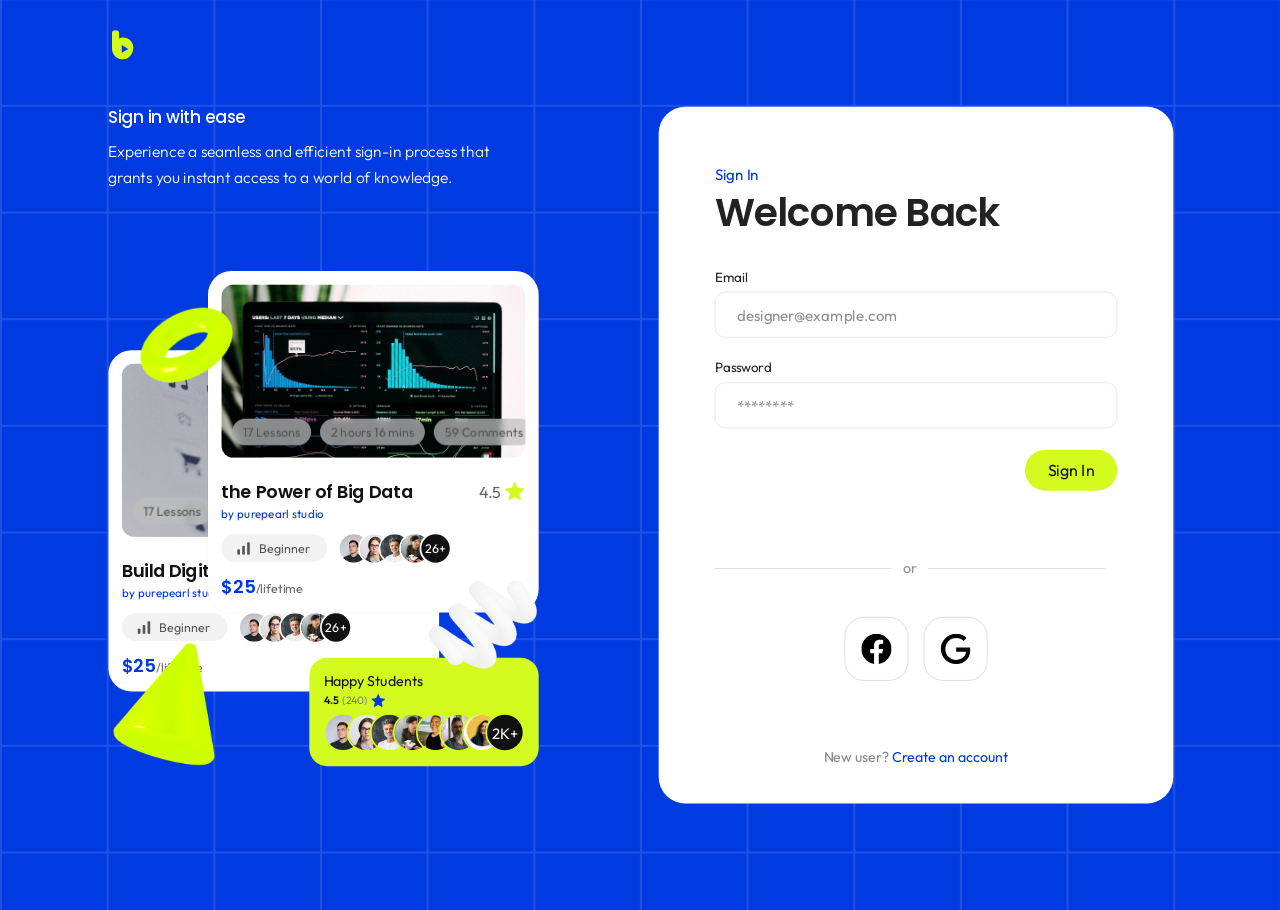
<file: signin.html>
<!DOCTYPE html>
<html lang="en"><head>
<meta charset="UTF-8"><meta name="viewport" content="width=device-width,initial-scale=1">
<title>Welcome Back | ByteSpace</title>
<link rel="preconnect" href="https://fonts.googleapis.com"><link rel="preconnect" href="https://fonts.gstatic.com" crossorigin>
<link href="https://fonts.googleapis.com/css2?family=Outfit:wght@300;400;500;600;700;800&family=Poppins:wght@500;600;700&display=swap" rel="stylesheet">
<style>
*{box-sizing:border-box}
html,body{margin:0}
body{background:#003BE2;font-family:'Outfit',sans-serif;-webkit-font-smoothing:antialiased}
.auth-page{--s:1;--ox:calc(50vw - 720px);min-height:100vh;background-color:#003BE2;
 background-image:linear-gradient(90deg,#1F53E6 2px,transparent 2px),linear-gradient(#1F53E6 2px,transparent 2px);
 background-size:calc(120px*var(--s)) calc(120px*var(--s));
 background-position:var(--ox) calc(-2px*var(--s));
 color:#fff;overflow:hidden;position:relative}
.auth-wrap{position:relative;width:calc(1440px*var(--s));height:calc(1024px*var(--s));margin:0 auto}
.auth-stage{position:absolute;left:0;top:0;width:1440px;height:1024px;transform:scale(var(--s));transform-origin:0 0}

/* logo + copy */
.auth-brand{position:absolute;left:122px;top:34px;display:block;width:30px;height:33px;line-height:0}
.auth-brand svg{width:30px;height:33px;display:block}
.auth-copy{position:absolute;left:122px;top:114px;width:480px}
.auth-copy h1{font-family:'Poppins','Outfit',sans-serif;font-size:19px;line-height:36px;font-weight:500;margin:0 0 6px;color:#fff;letter-spacing:-.2px}
.auth-copy p{font-size:17.5px;line-height:29px;font-weight:300;color:#fff;margin:0;max-width:470px}

/* visual */
.auth-visual-wrap{position:absolute;left:122px;top:305px;width:495px;height:557px}
.auth-visual{position:relative;width:495px;height:557px}
.auth-card{position:absolute;width:372px;height:384px;background:#fff;border-radius:26px;padding:15px;color:#111;overflow:hidden}
.auth-card.back{left:0;top:89px;z-index:1}
.auth-card.front{left:112px;top:0;z-index:2;box-shadow:0 0 0 1px rgba(0,0,0,.04)}
.auth-card .thumb{position:relative;width:100%;height:195px;border-radius:14px;overflow:hidden;background:#ddd}
.auth-card .thumb>img{width:100%;height:100%;object-fit:cover;display:block}
.auth-card .chips{position:absolute;left:12px;bottom:14px;display:flex;gap:10px}
.auth-card .chips span{height:30px;padding:0 12px;border-radius:999px;background:rgba(190,190,192,.72);backdrop-filter:blur(4px);-webkit-backdrop-filter:blur(4px);color:#555;font-size:14px;line-height:30px;white-space:nowrap}
.auth-card .row{display:flex;align-items:center;justify-content:space-between;margin-top:22px;height:32px}
.auth-card h3{font-family:'Poppins','Outfit',sans-serif;font-size:20px;font-weight:600;margin:0;line-height:32px;color:#111;white-space:nowrap;letter-spacing:-.3px}
.auth-card .rate{display:flex;align-items:center;gap:3px;font-size:18px;color:#666;font-weight:400}
.auth-card .rate svg{width:24px;height:24px}
.auth-card .by{font-size:13px;line-height:20px;color:#0038E0;margin-top:-1px}
.auth-card .meta{display:flex;align-items:center;gap:12px;margin-top:13px;height:31px}
.auth-card .level{display:flex;align-items:center;gap:9px;height:31px;padding:0 19px 0 17px;border-radius:999px;background:#f2f2f2;font-size:14px;color:#555}
.auth-card .level svg{width:16px;height:16px}
.auth-avatars{display:flex;align-items:center}
.auth-avatars img,.auth-avatars b{width:36px;height:36px;border-radius:50%;border:2px solid #fff;object-fit:cover;margin-left:-13px;flex:none;background:#ddd}
.auth-avatars>:first-child{margin-left:0}
.auth-avatars b{background:#111;color:#fff;font-weight:400;font-size:14px;display:grid;place-items:center}
.auth-card .price{font-family:'Poppins','Outfit',sans-serif;font-size:20px;line-height:36px;font-weight:600;color:#0038E0;margin-top:10px}
.auth-card .price span{font-family:'Outfit',sans-serif;font-size:14px;font-weight:400;color:#666;margin-left:1px}

.auth-happy{position:absolute;left:226px;top:435px;width:258px;height:122px;background:#D4FB20;border-radius:20px;padding:14px 16px;z-index:3;color:#111}
.auth-happy h4{margin:0;font-size:16px;line-height:24px;font-weight:400}
.auth-happy .sub{display:flex;align-items:center;gap:3px;font-size:12px;line-height:18px;margin-top:1px}
.auth-happy .sub b{font-weight:600}
.auth-happy .sub i{font-style:normal;color:#777}
.auth-happy .sub svg{width:17px;height:17px}
.auth-happy .auth-avatars{margin-top:5px}
.auth-happy .auth-avatars img,.auth-happy .auth-avatars b{width:44px;height:44px;margin-left:-18px;border-color:#D4FB20}
.auth-happy .auth-avatars>:first-child{margin-left:0}
.auth-happy .auth-avatars b{font-size:17px}
.auth-shape{position:absolute;pointer-events:none;z-index:5;max-width:none}
.auth-shape.torus{width:150px;left:12px;top:8px;transform:rotate(-48deg);filter:saturate(1.3) brightness(1.1) contrast(1.05)}
.auth-shape.spring{width:165px;left:338px;top:314px;transform:rotate(65deg)}
.auth-shape.cone{width:170px;left:-21px;top:403px;filter:saturate(1.3) brightness(1.1) contrast(1.05)}

/* form */
.auth-form{position:absolute;left:741px;top:120px;width:579px;height:784px;background:#fff;border-radius:30px;padding:64px 63px 0;color:#222}
.auth-kicker{font-size:17px;line-height:24px;color:#0038E0;margin:0;font-weight:400}
.auth-form h2{font-family:'Poppins','Outfit',sans-serif;font-size:44px;line-height:50px;font-weight:600;margin:6px 0 0;color:#222;letter-spacing:-.8px}
.auth-field{display:block;font-size:15px;line-height:20px;color:#222;margin-top:24px;font-weight:400}
.auth-field.first{margin-top:38px}
.auth-field input{display:block;width:100%;height:52px;margin-top:6px;border:1px solid #E5E6E8;border-radius:12px;background:#fff;padding:0 24px;font:400 17px 'Outfit',sans-serif;color:#222;outline:none;transition:border-color .15s,box-shadow .15s}
.auth-field input::placeholder{color:#8f9094;opacity:1}
.auth-field input:focus{border-color:#003BE2;box-shadow:0 0 0 3px rgba(0,59,226,.12)}
.auth-actions{display:flex;justify-content:flex-end;margin-top:24px}
.auth-submit{height:46px;padding:0 24px;min-width:104px;border:0;border-radius:999px;background:#D4FB20;color:#111;font:400 18px 'Outfit',sans-serif;cursor:pointer;transition:filter .15s}
.auth-submit:hover{filter:brightness(.95)}
.auth-or{display:flex;align-items:center;justify-content:space-between;margin:77px 14px 0 0;height:20px;color:#8f9094;font-size:16px}
.auth-or:before,.auth-or:after{content:"";height:1px;background:#d9d9db;width:199px}
.auth-social{display:flex;justify-content:center;gap:17px;margin-top:45px;padding-right:0}
.auth-social button{width:72px;height:72px;border:1px solid #d9d9db;background:#fff;border-radius:22px;cursor:pointer;display:grid;place-items:center;padding:0;transition:background .15s}
.auth-social button:hover{background:#f6f6f7}
.auth-social svg{width:34px;height:34px;fill:#000}
.auth-bottom{position:absolute;left:0;right:0;bottom:41px;margin:0;text-align:center;color:#85868a;font-size:16px;line-height:24px}
.auth-form.is-signup .auth-bottom{bottom:52px}
.auth-bottom a{color:#0038E0;text-decoration:none}
.auth-bottom a:hover{text-decoration:underline}

/* mobile / tablet: stacked layout */
@media(max-width:1000px){
 .auth-page{background-size:60px 60px;background-position:0 -1px;padding:0 0 32px}
 .auth-wrap{width:100%;height:auto;margin:0}
 .auth-stage{position:relative;width:100%;height:auto;transform:none;display:flex;flex-direction:column;align-items:center;padding:24px 20px 0}
 .auth-brand{position:static;align-self:flex-start;margin-bottom:26px}
 .auth-copy{position:static;width:100%;max-width:560px}
 .auth-copy p{font-size:17px;line-height:26px}
 .auth-visual-wrap{position:relative;left:auto;top:auto;width:calc(495px*var(--vs,.7));height:calc(557px*var(--vs,.7));margin:26px auto 28px}
 .auth-visual{transform:scale(var(--vs,.7));transform-origin:0 0}
 .auth-form{position:relative;left:auto;top:auto;width:100%;max-width:579px;height:auto;min-height:0;padding:44px 28px 36px;border-radius:26px}
 .auth-form h2{font-size:38px;line-height:44px}
 .auth-bottom,.auth-form.is-signup .auth-bottom{position:static;margin-top:44px}
 .auth-or{margin:48px 0 0}
 .auth-or:before,.auth-or:after{width:auto;flex:1}
 .auth-or span{margin:0 16px}
 .auth-social{margin-top:32px}
}
@media(max-width:480px){
 .auth-copy{display:none}
 .auth-visual-wrap{margin-top:0}
 .auth-form{padding:34px 22px 30px}
 .auth-form h2{font-size:34px;line-height:40px}
 .auth-field input{height:48px}
 .auth-submit{font-size:18px}
}
</style>
</head><body>
<main class="auth-page" id="authPage">
<div class="auth-wrap"><div class="auth-stage">
  <a class="auth-brand" href="index.html" aria-label="ByteSpace home"><svg viewBox="0 0 30 33" aria-hidden="true"><path d="M2 3.2C2 1.4 3.4 0 5.2 0h1.6C8.6 0 10 1.4 10 3.2V9.2A11.6 11.6 0 0 1 14.6 8.3c6.4 0 11.4 5.1 11.4 11.4S21 33 14.6 33C7.8 33 2 27.6 2 20.5z" fill="#D4FB20" transform="translate(2 0)"/><path d="M13 16.6l7.4 4.4-7.4 4.4z" fill="#003BE2" transform="translate(2 0)"/></svg></a>
  <section class="auth-copy">
    <h1>Sign in with ease</h1>
    <p>Experience a seamless and efficient sign-in process that grants you instant access to a world of knowledge.</p>
  </section>
  <div class="auth-visual-wrap" aria-hidden="true"><div class="auth-visual">
      <div class="auth-card back">
        <div class="thumb"><img src="assets/img/course-icons.jpg" alt=""><div class="chips"><span>17 Lessons</span><span>2 hours 16 mins</span><span>59 Comments</span></div></div>
        <div class="row"><h3>Build Digital Asset</h3><div class="rate">4.5 <svg viewBox="0 0 24 24"><path d="M12 1.8l3 6.6 7.2.8-5.4 4.9 1.5 7.1L12 17.6l-6.3 3.6 1.5-7.1L1.8 9.2l7.2-.8z" fill="#D4FB20" stroke="#D4FB20" stroke-width="1.2" stroke-linejoin="round"/></svg></div></div>
        <div class="by">by <span>purepearl studio</span></div>
        <div class="meta"><span class="level"><svg viewBox="0 0 16 16"><rect x="1" y="9" width="3" height="6" rx="1" fill="#555"/><rect x="6.5" y="5" width="3" height="10" rx="1" fill="#555"/><rect x="12" y="1" width="3" height="14" rx="1" fill="#555"/></svg>Beginner</span><span class="auth-avatars"><img src="assets/img/avatar-cody.jpg" alt=""><img src="assets/img/avatar-woman.jpg" alt=""><img src="assets/img/avatar-james.png" alt=""><img src="assets/img/avatar-alex.png" alt=""><b>26+</b></span></div>
        <div class="price">$25<span>/lifetime</span></div>
      </div>
      <div class="auth-card front">
        <div class="thumb"><img src="assets/img/course-bigdata.jpg" alt=""><div class="chips"><span>17 Lessons</span><span>2 hours 16 mins</span><span>59 Comments</span></div></div>
        <div class="row"><h3>the Power of Big Data</h3><div class="rate">4.5 <svg viewBox="0 0 24 24"><path d="M12 1.8l3 6.6 7.2.8-5.4 4.9 1.5 7.1L12 17.6l-6.3 3.6 1.5-7.1L1.8 9.2l7.2-.8z" fill="#D4FB20" stroke="#D4FB20" stroke-width="1.2" stroke-linejoin="round"/></svg></div></div>
        <div class="by">by <span>purepearl studio</span></div>
        <div class="meta"><span class="level"><svg viewBox="0 0 16 16"><rect x="1" y="9" width="3" height="6" rx="1" fill="#555"/><rect x="6.5" y="5" width="3" height="10" rx="1" fill="#555"/><rect x="12" y="1" width="3" height="14" rx="1" fill="#555"/></svg>Beginner</span><span class="auth-avatars"><img src="assets/img/avatar-cody.jpg" alt=""><img src="assets/img/avatar-woman.jpg" alt=""><img src="assets/img/avatar-james.png" alt=""><img src="assets/img/avatar-alex.png" alt=""><b>26+</b></span></div>
        <div class="price">$25<span>/lifetime</span></div>
      </div>
      <img class="auth-shape torus" src="assets/img/lime-torus.png" alt="">
      <img class="auth-shape spring" src="assets/img/white-spring-gray.png" alt="">
      <img class="auth-shape cone" src="assets/img/lime-cone.png" alt="">
      <div class="auth-happy"><h4>Happy Students</h4><div class="sub"><b>4.5</b><i>(240)</i><svg viewBox="0 0 24 24"><path d="M12 1.8l3 6.6 7.2.8-5.4 4.9 1.5 7.1L12 17.6l-6.3 3.6 1.5-7.1L1.8 9.2l7.2-.8z" fill="#0038E0" stroke="#0038E0" stroke-width="1.2" stroke-linejoin="round"/></svg></div><div class="auth-avatars"><img src="assets/img/avatar-cody.jpg" alt=""><img src="assets/img/avatar-woman.jpg" alt=""><img src="assets/img/avatar-james.png" alt=""><img src="assets/img/avatar-alex.png" alt=""><img src="assets/img/avatar-albert.png" alt=""><img src="assets/img/avatar-creator.png" alt=""><img src="assets/img/figma-sarah.png" alt=""><b>2K+</b></div></div>
  </div></div>
  <form id="authForm" class="auth-form">
    <p class="auth-kicker">Sign In</p>
    <h2>Welcome Back</h2>
    <label class="auth-field first">Email<input required  type="email" placeholder="designer@example.com"></label>
      <label class="auth-field">Password<input required minlength="8" type="password" placeholder="********"></label>
      <div class="auth-actions"><button class="auth-submit" type="submit">Sign In</button></div>
    <div class="auth-or"><span>or</span></div>
      <div class="auth-social">
        <button type="button" aria-label="Continue with Facebook"><svg viewBox="0 0 24 24" aria-hidden="true"><path d="M24 12.073c0-6.627-5.373-12-12-12s-12 5.373-12 12c0 5.99 4.388 10.954 10.125 11.854v-8.385H7.078v-3.47h3.047V9.43c0-3.007 1.792-4.669 4.533-4.669 1.312 0 2.686.235 2.686.235v2.953H15.83c-1.491 0-1.956.925-1.956 1.874v2.25h3.328l-.532 3.47h-2.796v8.385C19.612 23.027 24 18.062 24 12.073z"/></svg></button>
        <button type="button" aria-label="Continue with Google"><svg viewBox="0 0 24 24" aria-hidden="true"><path d="M12.48 10.92v3.28h7.84c-.24 1.84-.853 3.187-1.787 4.133-1.147 1.147-2.933 2.4-6.053 2.4-4.827 0-8.6-3.893-8.6-8.72s3.773-8.72 8.6-8.72c2.6 0 4.507 1.027 5.907 2.347l2.307-2.307C18.747 1.44 16.133 0 12.48 0 5.867 0 .307 5.387.307 12s5.56 12 12.173 12c3.573 0 6.267-1.173 8.373-3.36 2.16-2.16 2.84-5.213 2.84-7.667 0-.76-.053-1.467-.173-2.053H12.48z"/></svg></button>
      </div>
      <p class="auth-bottom">New user? <a href="signup.html">Create an account</a></p>
  </form>
</div></div>
</main>
<script>
(function(){
  var pg=document.getElementById('authPage');
  function fit(){
    var w=document.documentElement.clientWidth;
    if(w>1000){
      var s=Math.min(1,w/1440);
      pg.style.setProperty('--s',s);
      pg.style.setProperty('--ox',((w-1440*s)/2)+'px');
    }else{
      pg.style.setProperty('--s',1);
      pg.style.setProperty('--vs',Math.min(1,(Math.min(w,579+40)-40)/495));
    }
  }
  fit();window.addEventListener('resize',fit);
})();
document.getElementById('authForm').addEventListener('submit',function(e){
  e.preventDefault();
  var b=this.querySelector('.auth-submit');b.textContent='Done \u2713';
  setTimeout(function(){location.href='index.html'},700);
});
</script>
</body></html>
</file>
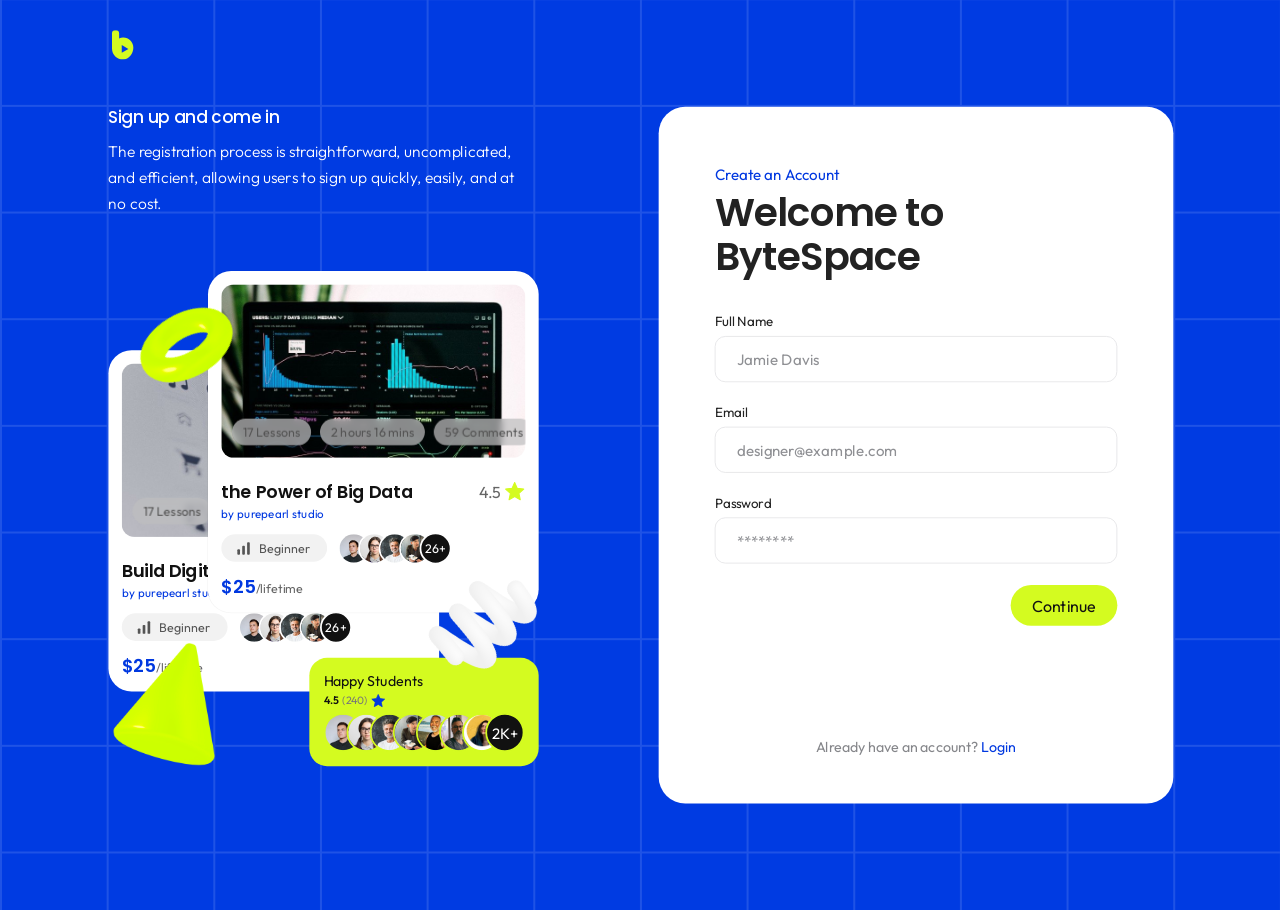
<file: signup.html>
<!DOCTYPE html>
<html lang="en"><head>
<meta charset="UTF-8"><meta name="viewport" content="width=device-width,initial-scale=1">
<title>Welcome to ByteSpace | ByteSpace</title>
<link rel="preconnect" href="https://fonts.googleapis.com"><link rel="preconnect" href="https://fonts.gstatic.com" crossorigin>
<link href="https://fonts.googleapis.com/css2?family=Outfit:wght@300;400;500;600;700;800&family=Poppins:wght@500;600;700&display=swap" rel="stylesheet">
<style>
*{box-sizing:border-box}
html,body{margin:0}
body{background:#003BE2;font-family:'Outfit',sans-serif;-webkit-font-smoothing:antialiased}
.auth-page{--s:1;--ox:calc(50vw - 720px);min-height:100vh;background-color:#003BE2;
 background-image:linear-gradient(90deg,#1F53E6 2px,transparent 2px),linear-gradient(#1F53E6 2px,transparent 2px);
 background-size:calc(120px*var(--s)) calc(120px*var(--s));
 background-position:var(--ox) calc(-2px*var(--s));
 color:#fff;overflow:hidden;position:relative}
.auth-wrap{position:relative;width:calc(1440px*var(--s));height:calc(1024px*var(--s));margin:0 auto}
.auth-stage{position:absolute;left:0;top:0;width:1440px;height:1024px;transform:scale(var(--s));transform-origin:0 0}

/* logo + copy */
.auth-brand{position:absolute;left:122px;top:34px;display:block;width:30px;height:33px;line-height:0}
.auth-brand svg{width:30px;height:33px;display:block}
.auth-copy{position:absolute;left:122px;top:114px;width:480px}
.auth-copy h1{font-family:'Poppins','Outfit',sans-serif;font-size:19px;line-height:36px;font-weight:500;margin:0 0 6px;color:#fff;letter-spacing:-.2px}
.auth-copy p{font-size:17.5px;line-height:29px;font-weight:300;color:#fff;margin:0;max-width:470px}

/* visual */
.auth-visual-wrap{position:absolute;left:122px;top:305px;width:495px;height:557px}
.auth-visual{position:relative;width:495px;height:557px}
.auth-card{position:absolute;width:372px;height:384px;background:#fff;border-radius:26px;padding:15px;color:#111;overflow:hidden}
.auth-card.back{left:0;top:89px;z-index:1}
.auth-card.front{left:112px;top:0;z-index:2;box-shadow:0 0 0 1px rgba(0,0,0,.04)}
.auth-card .thumb{position:relative;width:100%;height:195px;border-radius:14px;overflow:hidden;background:#ddd}
.auth-card .thumb>img{width:100%;height:100%;object-fit:cover;display:block}
.auth-card .chips{position:absolute;left:12px;bottom:14px;display:flex;gap:10px}
.auth-card .chips span{height:30px;padding:0 12px;border-radius:999px;background:rgba(190,190,192,.72);backdrop-filter:blur(4px);-webkit-backdrop-filter:blur(4px);color:#555;font-size:14px;line-height:30px;white-space:nowrap}
.auth-card .row{display:flex;align-items:center;justify-content:space-between;margin-top:22px;height:32px}
.auth-card h3{font-family:'Poppins','Outfit',sans-serif;font-size:20px;font-weight:600;margin:0;line-height:32px;color:#111;white-space:nowrap;letter-spacing:-.3px}
.auth-card .rate{display:flex;align-items:center;gap:3px;font-size:18px;color:#666;font-weight:400}
.auth-card .rate svg{width:24px;height:24px}
.auth-card .by{font-size:13px;line-height:20px;color:#0038E0;margin-top:-1px}
.auth-card .meta{display:flex;align-items:center;gap:12px;margin-top:13px;height:31px}
.auth-card .level{display:flex;align-items:center;gap:9px;height:31px;padding:0 19px 0 17px;border-radius:999px;background:#f2f2f2;font-size:14px;color:#555}
.auth-card .level svg{width:16px;height:16px}
.auth-avatars{display:flex;align-items:center}
.auth-avatars img,.auth-avatars b{width:36px;height:36px;border-radius:50%;border:2px solid #fff;object-fit:cover;margin-left:-13px;flex:none;background:#ddd}
.auth-avatars>:first-child{margin-left:0}
.auth-avatars b{background:#111;color:#fff;font-weight:400;font-size:14px;display:grid;place-items:center}
.auth-card .price{font-family:'Poppins','Outfit',sans-serif;font-size:20px;line-height:36px;font-weight:600;color:#0038E0;margin-top:10px}
.auth-card .price span{font-family:'Outfit',sans-serif;font-size:14px;font-weight:400;color:#666;margin-left:1px}

.auth-happy{position:absolute;left:226px;top:435px;width:258px;height:122px;background:#D4FB20;border-radius:20px;padding:14px 16px;z-index:3;color:#111}
.auth-happy h4{margin:0;font-size:16px;line-height:24px;font-weight:400}
.auth-happy .sub{display:flex;align-items:center;gap:3px;font-size:12px;line-height:18px;margin-top:1px}
.auth-happy .sub b{font-weight:600}
.auth-happy .sub i{font-style:normal;color:#777}
.auth-happy .sub svg{width:17px;height:17px}
.auth-happy .auth-avatars{margin-top:5px}
.auth-happy .auth-avatars img,.auth-happy .auth-avatars b{width:44px;height:44px;margin-left:-18px;border-color:#D4FB20}
.auth-happy .auth-avatars>:first-child{margin-left:0}
.auth-happy .auth-avatars b{font-size:17px}
.auth-shape{position:absolute;pointer-events:none;z-index:5;max-width:none}
.auth-shape.torus{width:150px;left:12px;top:8px;transform:rotate(-48deg);filter:saturate(1.3) brightness(1.1) contrast(1.05)}
.auth-shape.spring{width:165px;left:338px;top:314px;transform:rotate(65deg)}
.auth-shape.cone{width:170px;left:-21px;top:403px;filter:saturate(1.3) brightness(1.1) contrast(1.05)}

/* form */
.auth-form{position:absolute;left:741px;top:120px;width:579px;height:784px;background:#fff;border-radius:30px;padding:64px 63px 0;color:#222}
.auth-kicker{font-size:17px;line-height:24px;color:#0038E0;margin:0;font-weight:400}
.auth-form h2{font-family:'Poppins','Outfit',sans-serif;font-size:44px;line-height:50px;font-weight:600;margin:6px 0 0;color:#222;letter-spacing:-.8px}
.auth-field{display:block;font-size:15px;line-height:20px;color:#222;margin-top:24px;font-weight:400}
.auth-field.first{margin-top:38px}
.auth-field input{display:block;width:100%;height:52px;margin-top:6px;border:1px solid #E5E6E8;border-radius:12px;background:#fff;padding:0 24px;font:400 17px 'Outfit',sans-serif;color:#222;outline:none;transition:border-color .15s,box-shadow .15s}
.auth-field input::placeholder{color:#8f9094;opacity:1}
.auth-field input:focus{border-color:#003BE2;box-shadow:0 0 0 3px rgba(0,59,226,.12)}
.auth-actions{display:flex;justify-content:flex-end;margin-top:24px}
.auth-submit{height:46px;padding:0 24px;min-width:104px;border:0;border-radius:999px;background:#D4FB20;color:#111;font:400 18px 'Outfit',sans-serif;cursor:pointer;transition:filter .15s}
.auth-submit:hover{filter:brightness(.95)}
.auth-or{display:flex;align-items:center;justify-content:space-between;margin:77px 14px 0 0;height:20px;color:#8f9094;font-size:16px}
.auth-or:before,.auth-or:after{content:"";height:1px;background:#d9d9db;width:199px}
.auth-social{display:flex;justify-content:center;gap:17px;margin-top:45px;padding-right:0}
.auth-social button{width:72px;height:72px;border:1px solid #d9d9db;background:#fff;border-radius:22px;cursor:pointer;display:grid;place-items:center;padding:0;transition:background .15s}
.auth-social button:hover{background:#f6f6f7}
.auth-social svg{width:34px;height:34px;fill:#000}
.auth-bottom{position:absolute;left:0;right:0;bottom:41px;margin:0;text-align:center;color:#85868a;font-size:16px;line-height:24px}
.auth-form.is-signup .auth-bottom{bottom:52px}
.auth-bottom a{color:#0038E0;text-decoration:none}
.auth-bottom a:hover{text-decoration:underline}

/* mobile / tablet: stacked layout */
@media(max-width:1000px){
 .auth-page{background-size:60px 60px;background-position:0 -1px;padding:0 0 32px}
 .auth-wrap{width:100%;height:auto;margin:0}
 .auth-stage{position:relative;width:100%;height:auto;transform:none;display:flex;flex-direction:column;align-items:center;padding:24px 20px 0}
 .auth-brand{position:static;align-self:flex-start;margin-bottom:26px}
 .auth-copy{position:static;width:100%;max-width:560px}
 .auth-copy p{font-size:17px;line-height:26px}
 .auth-visual-wrap{position:relative;left:auto;top:auto;width:calc(495px*var(--vs,.7));height:calc(557px*var(--vs,.7));margin:26px auto 28px}
 .auth-visual{transform:scale(var(--vs,.7));transform-origin:0 0}
 .auth-form{position:relative;left:auto;top:auto;width:100%;max-width:579px;height:auto;min-height:0;padding:44px 28px 36px;border-radius:26px}
 .auth-form h2{font-size:38px;line-height:44px}
 .auth-bottom,.auth-form.is-signup .auth-bottom{position:static;margin-top:44px}
 .auth-or{margin:48px 0 0}
 .auth-or:before,.auth-or:after{width:auto;flex:1}
 .auth-or span{margin:0 16px}
 .auth-social{margin-top:32px}
}
@media(max-width:480px){
 .auth-copy{display:none}
 .auth-visual-wrap{margin-top:0}
 .auth-form{padding:34px 22px 30px}
 .auth-form h2{font-size:34px;line-height:40px}
 .auth-field input{height:48px}
 .auth-submit{font-size:18px}
}
</style>
</head><body>
<main class="auth-page" id="authPage">
<div class="auth-wrap"><div class="auth-stage">
  <a class="auth-brand" href="index.html" aria-label="ByteSpace home"><svg viewBox="0 0 30 33" aria-hidden="true"><path d="M2 3.2C2 1.4 3.4 0 5.2 0h1.6C8.6 0 10 1.4 10 3.2V9.2A11.6 11.6 0 0 1 14.6 8.3c6.4 0 11.4 5.1 11.4 11.4S21 33 14.6 33C7.8 33 2 27.6 2 20.5z" fill="#D4FB20" transform="translate(2 0)"/><path d="M13 16.6l7.4 4.4-7.4 4.4z" fill="#003BE2" transform="translate(2 0)"/></svg></a>
  <section class="auth-copy">
    <h1>Sign up and come in</h1>
    <p>The registration process is straightforward, uncomplicated, and efficient, allowing users to sign up quickly, easily, and at no cost.</p>
  </section>
  <div class="auth-visual-wrap" aria-hidden="true"><div class="auth-visual">
      <div class="auth-card back">
        <div class="thumb"><img src="assets/img/course-icons.jpg" alt=""><div class="chips"><span>17 Lessons</span><span>2 hours 16 mins</span><span>59 Comments</span></div></div>
        <div class="row"><h3>Build Digital Asset</h3><div class="rate">4.5 <svg viewBox="0 0 24 24"><path d="M12 1.8l3 6.6 7.2.8-5.4 4.9 1.5 7.1L12 17.6l-6.3 3.6 1.5-7.1L1.8 9.2l7.2-.8z" fill="#D4FB20" stroke="#D4FB20" stroke-width="1.2" stroke-linejoin="round"/></svg></div></div>
        <div class="by">by <span>purepearl studio</span></div>
        <div class="meta"><span class="level"><svg viewBox="0 0 16 16"><rect x="1" y="9" width="3" height="6" rx="1" fill="#555"/><rect x="6.5" y="5" width="3" height="10" rx="1" fill="#555"/><rect x="12" y="1" width="3" height="14" rx="1" fill="#555"/></svg>Beginner</span><span class="auth-avatars"><img src="assets/img/avatar-cody.jpg" alt=""><img src="assets/img/avatar-woman.jpg" alt=""><img src="assets/img/avatar-james.png" alt=""><img src="assets/img/avatar-alex.png" alt=""><b>26+</b></span></div>
        <div class="price">$25<span>/lifetime</span></div>
      </div>
      <div class="auth-card front">
        <div class="thumb"><img src="assets/img/course-bigdata.jpg" alt=""><div class="chips"><span>17 Lessons</span><span>2 hours 16 mins</span><span>59 Comments</span></div></div>
        <div class="row"><h3>the Power of Big Data</h3><div class="rate">4.5 <svg viewBox="0 0 24 24"><path d="M12 1.8l3 6.6 7.2.8-5.4 4.9 1.5 7.1L12 17.6l-6.3 3.6 1.5-7.1L1.8 9.2l7.2-.8z" fill="#D4FB20" stroke="#D4FB20" stroke-width="1.2" stroke-linejoin="round"/></svg></div></div>
        <div class="by">by <span>purepearl studio</span></div>
        <div class="meta"><span class="level"><svg viewBox="0 0 16 16"><rect x="1" y="9" width="3" height="6" rx="1" fill="#555"/><rect x="6.5" y="5" width="3" height="10" rx="1" fill="#555"/><rect x="12" y="1" width="3" height="14" rx="1" fill="#555"/></svg>Beginner</span><span class="auth-avatars"><img src="assets/img/avatar-cody.jpg" alt=""><img src="assets/img/avatar-woman.jpg" alt=""><img src="assets/img/avatar-james.png" alt=""><img src="assets/img/avatar-alex.png" alt=""><b>26+</b></span></div>
        <div class="price">$25<span>/lifetime</span></div>
      </div>
      <img class="auth-shape torus" src="assets/img/lime-torus.png" alt="">
      <img class="auth-shape spring" src="assets/img/white-spring-gray.png" alt="">
      <img class="auth-shape cone" src="assets/img/lime-cone.png" alt="">
      <div class="auth-happy"><h4>Happy Students</h4><div class="sub"><b>4.5</b><i>(240)</i><svg viewBox="0 0 24 24"><path d="M12 1.8l3 6.6 7.2.8-5.4 4.9 1.5 7.1L12 17.6l-6.3 3.6 1.5-7.1L1.8 9.2l7.2-.8z" fill="#0038E0" stroke="#0038E0" stroke-width="1.2" stroke-linejoin="round"/></svg></div><div class="auth-avatars"><img src="assets/img/avatar-cody.jpg" alt=""><img src="assets/img/avatar-woman.jpg" alt=""><img src="assets/img/avatar-james.png" alt=""><img src="assets/img/avatar-alex.png" alt=""><img src="assets/img/avatar-albert.png" alt=""><img src="assets/img/avatar-creator.png" alt=""><img src="assets/img/figma-sarah.png" alt=""><b>2K+</b></div></div>
  </div></div>
  <form id="authForm" class="auth-form is-signup">
    <p class="auth-kicker">Create an Account</p>
    <h2>Welcome to ByteSpace</h2>
    <label class="auth-field first">Full Name<input required  type="text" placeholder="Jamie Davis"></label>
      <label class="auth-field">Email<input required  type="email" placeholder="designer@example.com"></label>
      <label class="auth-field">Password<input required minlength="8" type="password" placeholder="********"></label>
      <div class="auth-actions"><button class="auth-submit" type="submit">Continue</button></div>
    <p class="auth-bottom">Already have an account? <a href="signin.html">Login</a></p>
  </form>
</div></div>
</main>
<script>
(function(){
  var pg=document.getElementById('authPage');
  function fit(){
    var w=document.documentElement.clientWidth;
    if(w>1000){
      var s=Math.min(1,w/1440);
      pg.style.setProperty('--s',s);
      pg.style.setProperty('--ox',((w-1440*s)/2)+'px');
    }else{
      pg.style.setProperty('--s',1);
      pg.style.setProperty('--vs',Math.min(1,(Math.min(w,579+40)-40)/495));
    }
  }
  fit();window.addEventListener('resize',fit);
})();
document.getElementById('authForm').addEventListener('submit',function(e){
  e.preventDefault();
  var b=this.querySelector('.auth-submit');b.textContent='Done \u2713';
  setTimeout(function(){location.href='index.html'},700);
});
</script>
</body></html>
</file>
